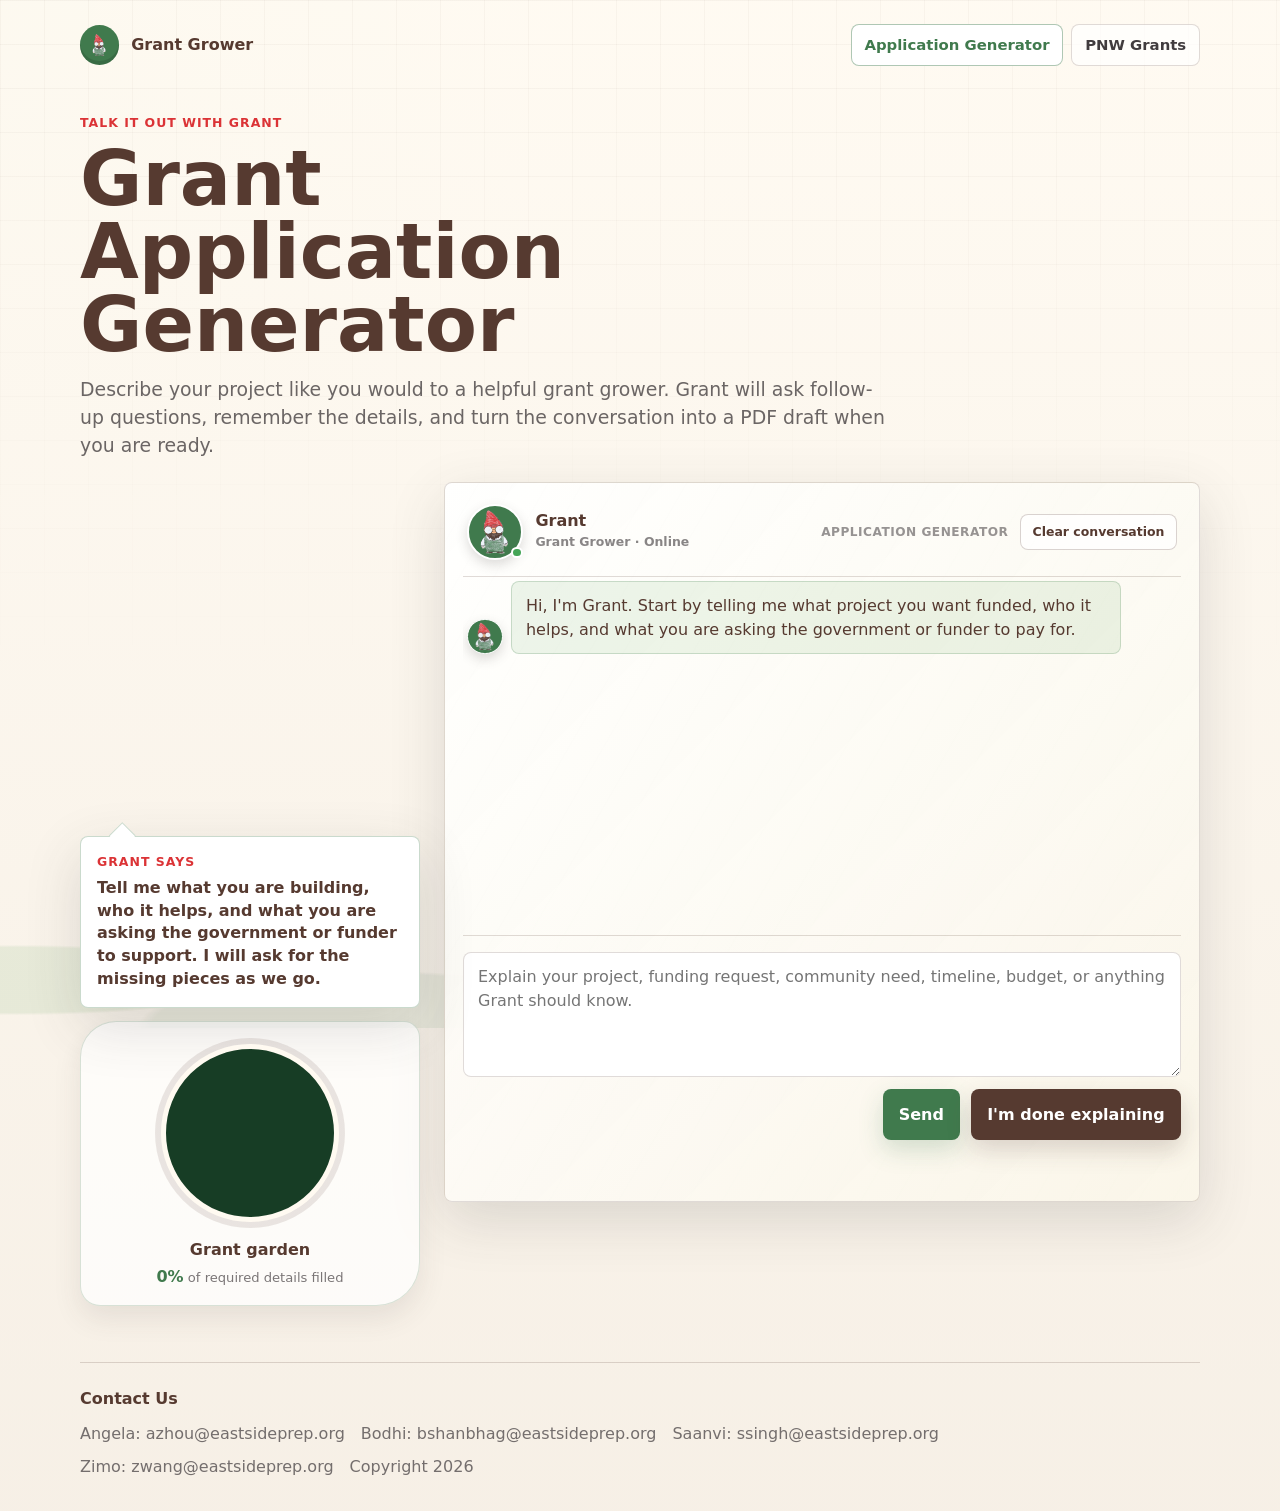
<file: index.html>
<!DOCTYPE html>
<html lang="en">
<head>
  <meta charset="UTF-8">
  <meta name="viewport" content="width=device-width, initial-scale=1.0">
  <title>Grant Grower</title>
  <link rel="icon" type="image/png" href="images/grant.png">
  <link rel="stylesheet" href="styles/index.css">
  <link rel="stylesheet" href="styles/style.css">
</head>
<body>
  <main class="site-shell">
    <header class="topbar">
      <a class="brand" href="index.html" aria-label="Grant Grower home">
        <span class="brand-mark"><img class="brand-icon" src="images/grant.png" alt=""></span>
        <span>Grant Grower</span>
      </a>
      <nav class="topnav" aria-label="Primary navigation">
        <a href="index.html" aria-current="page">Application Generator</a>
        <a href="Indigenous PNW Grants Database.html">PNW Grants</a>
      </nav>
    </header>

    <section class="page-header compact-header" aria-labelledby="page-title">
      <div>
        <p class="eyebrow">Talk it out with grant</p>
        <h1 id="page-title">Grant Application Generator</h1>
        <p class="lede">Describe your project like you would to a helpful grant grower. Grant will ask follow-up questions, remember the details, and turn the conversation into a PDF draft when you are ready.</p>
      </div>
    </section>

    <section class="chat-layout">
      <aside class="guide-stage" aria-label="Grant the gnome">
        <video class="guide-video" src="images/Gnome%20Waving.mp4" autoplay loop muted playsinline></video>
        <div class="speech-bubble">
          <p class="guide-name">Grant says</p>
          <p id="guideText">Tell me what you are building, who it helps, and what you are asking the government or funder to support. I will ask for the missing pieces as we go.</p>
        </div>
        <section class="progress-garden" aria-labelledby="progressTitle">
          <div class="progress-ring" id="progressRing" style="--progress: 0deg;" role="img" aria-label="0% of required grant details filled">
            <div class="progress-garden-inner">
              <video class="plant-video" src="images/Plant%20Growing.mp4" autoplay loop muted playsinline aria-label="A plant growing"></video>
            </div>
          </div>
          <div class="progress-copy">
            <h2 id="progressTitle">Grant garden</h2>
            <p><strong id="progressPercent">0%</strong> of required details filled</p>
          </div>
        </section>
      </aside>
      <section class="chat-panel panel" aria-label="Conversation with Grant">
        <header class="chat-header">
          <div class="chat-avatar chat-avatar-static" aria-hidden="true">
            <img src="images/grant.png" alt="">
            <span class="online-dot"></span>
          </div>
          <div class="chat-identity">
            <h2>Grant</h2>
            <p>Grant Grower <span aria-hidden="true">&middot;</span> Online</p>
          </div>
          <span class="chat-context">Application Generator</span>
          <button type="button" id="clearConversationBtn" class="clear-conversation-btn">Clear conversation</button>
        </header>

        <div id="chatMessages" class="chat-messages" aria-live="polite">
          <div id="thinkingIndicator" class="thinking-indicator" hidden aria-live="polite">
            <video src="images/Grant_Thinking.mp4" autoplay loop muted playsinline aria-hidden="true"></video>
            <span><strong>Grant</strong> is thinking<span class="thinking-dots" aria-hidden="true">...</span></span>
          </div>
        </div>

        <form id="chatForm" class="chat-composer">
          <label class="sr-only" for="chatInput">Message Grant</label>
          <textarea id="chatInput" rows="4" placeholder="Explain your project, funding request, community need, timeline, budget, or anything Grant should know."></textarea>
          <div class="chat-actions">
            <button type="submit" id="sendBtn">Send</button>
            <button type="button" id="doneBtn">I'm done explaining</button>
          </div>
        </form>

        <section id="missingPanel" class="missing-panel" hidden>
          <h2>Missing Required Details</h2>
          <p>Grant has enough project context to keep going, but these starred fields are still needed before the PDF can be generated.</p>
          <form id="missingForm" class="missing-form"></form>
          <button type="button" id="generateBtn">Generate PDF</button>
        </section>

        <p id="status" role="status" aria-live="polite"></p>
        <div id="warnings"></div>
      </section>
    </section>
  </main>

  <footer class="site-footer">
    <h2>Contact Us</h2>
    <div class="footer-grid">
      <p>Angela: azhou@eastsideprep.org</p>
      <p>Bodhi: bshanbhag@eastsideprep.org</p>
      <p>Saanvi: ssingh@eastsideprep.org</p>
      <p>Zimo: zwang@eastsideprep.org</p>
      <p>Copyright 2026</p>
    </div>
  </footer>

  <script src="scripts/index.js"></script>
</body>
</html>
</file>
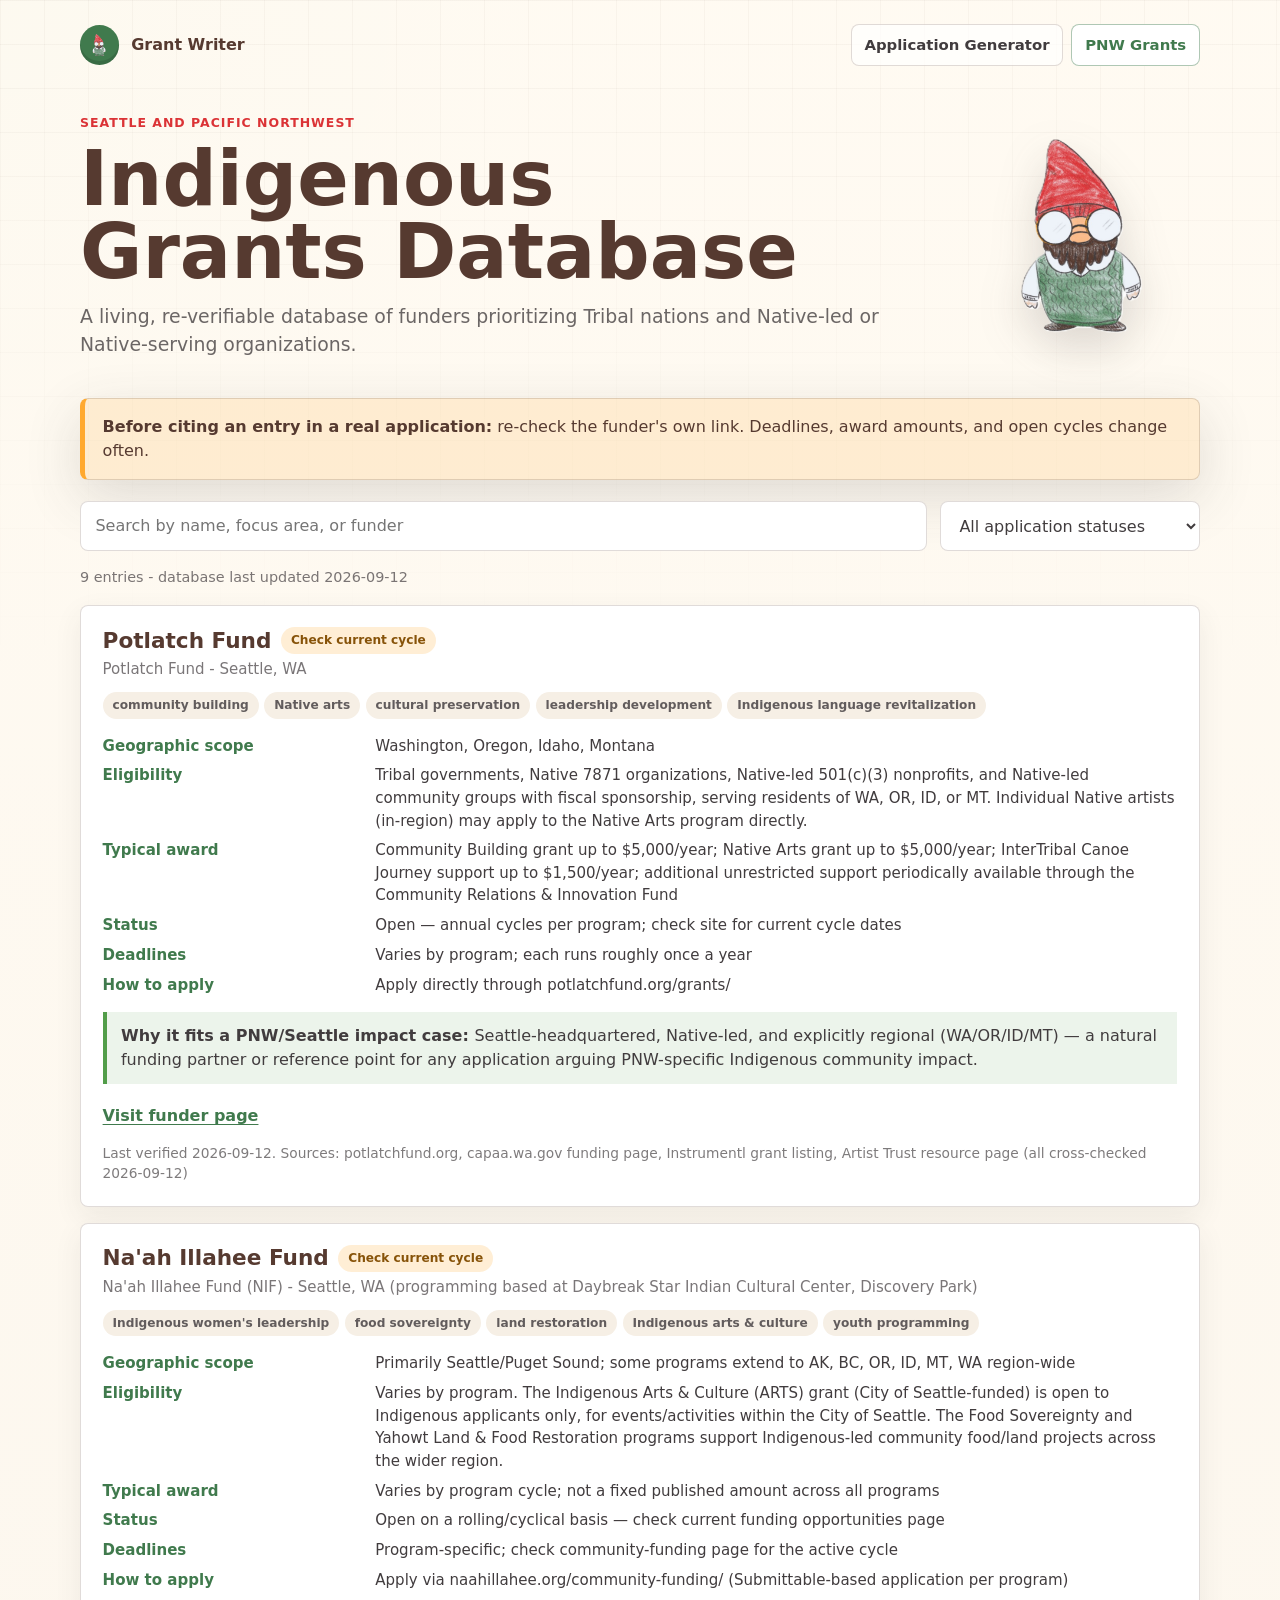
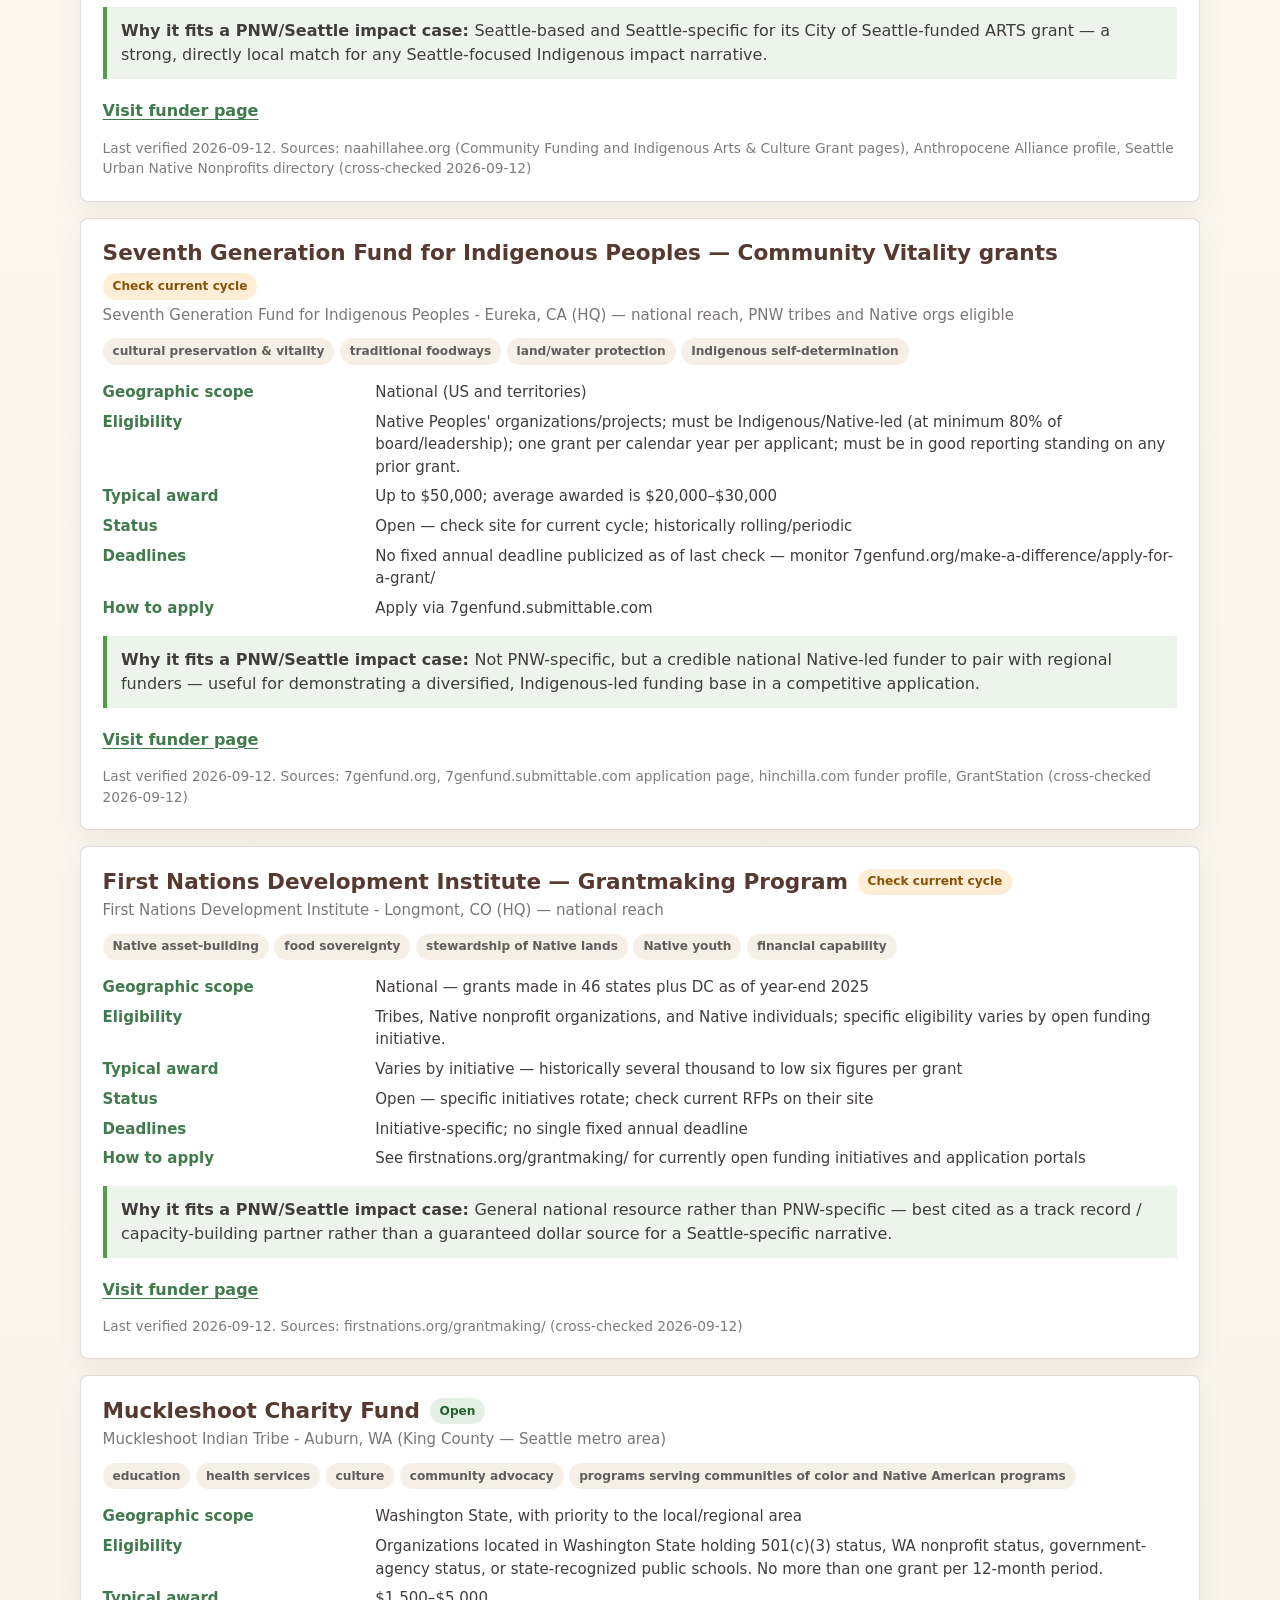
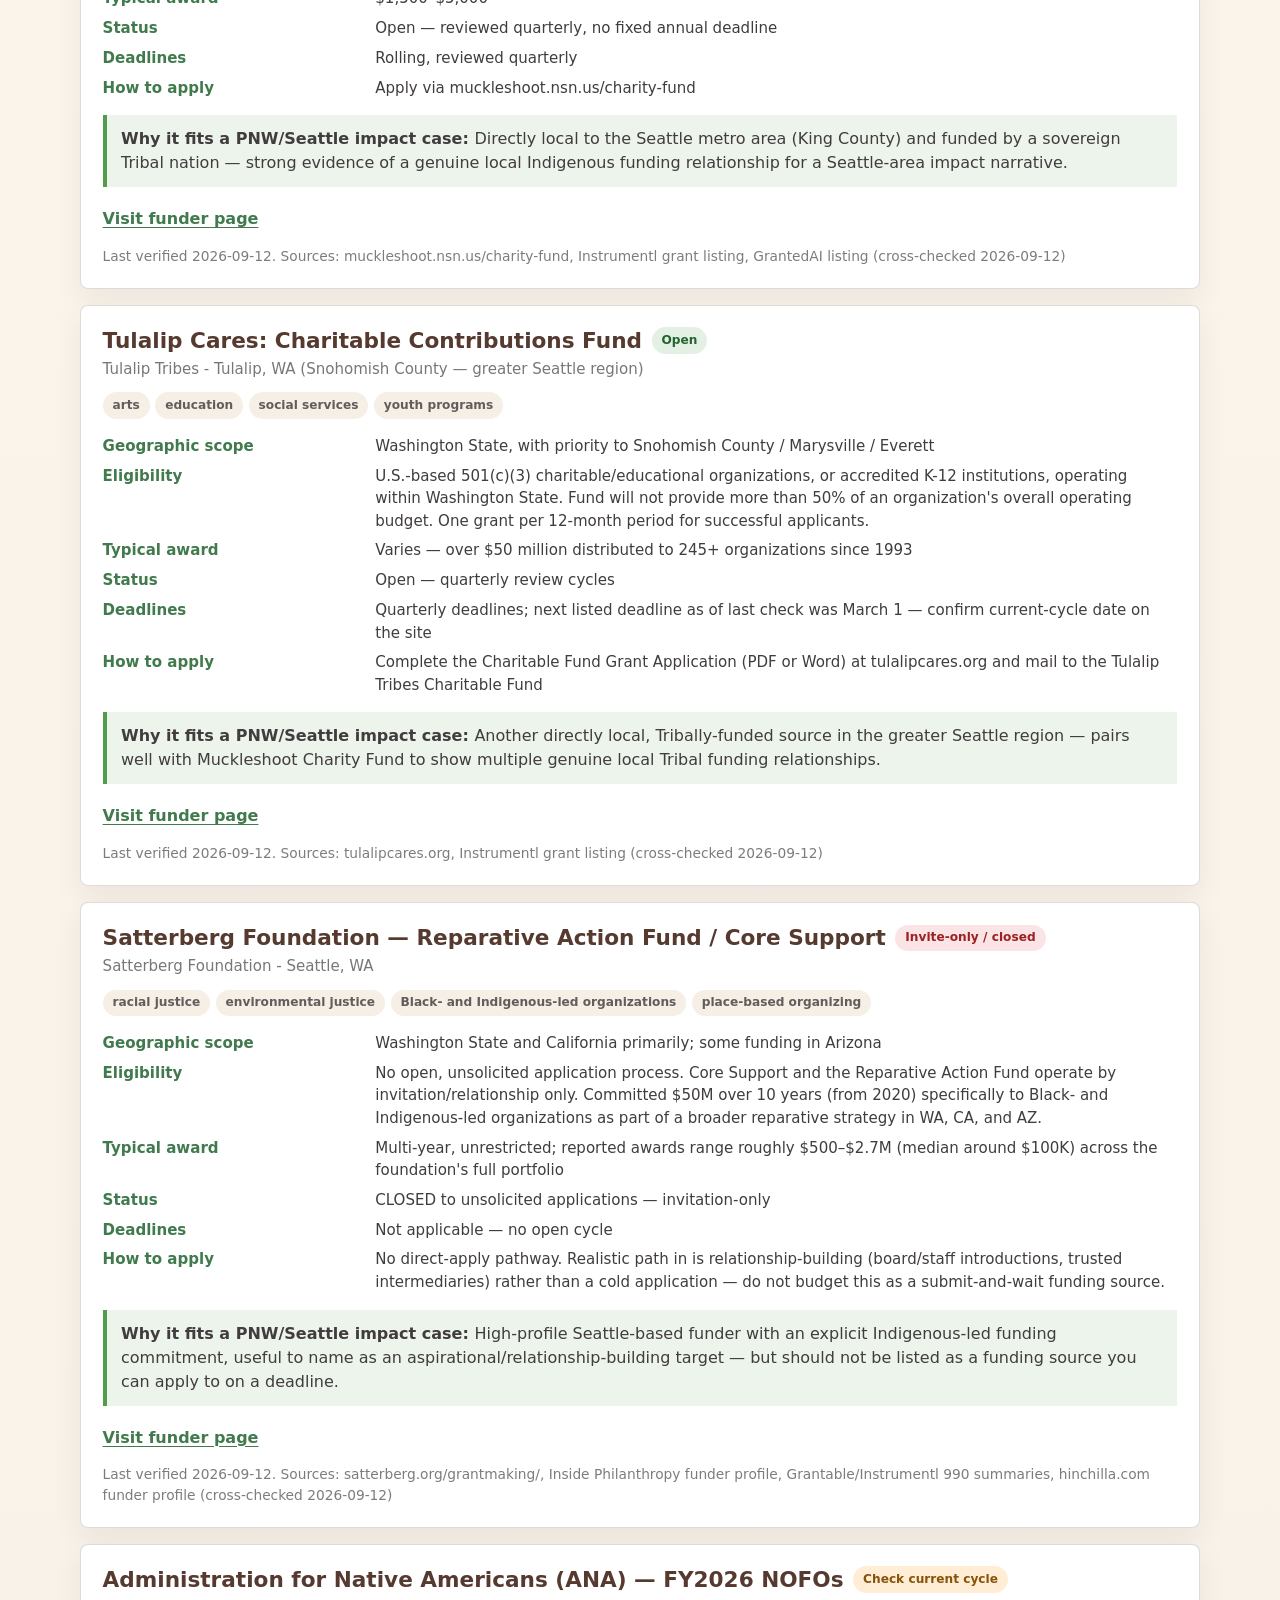
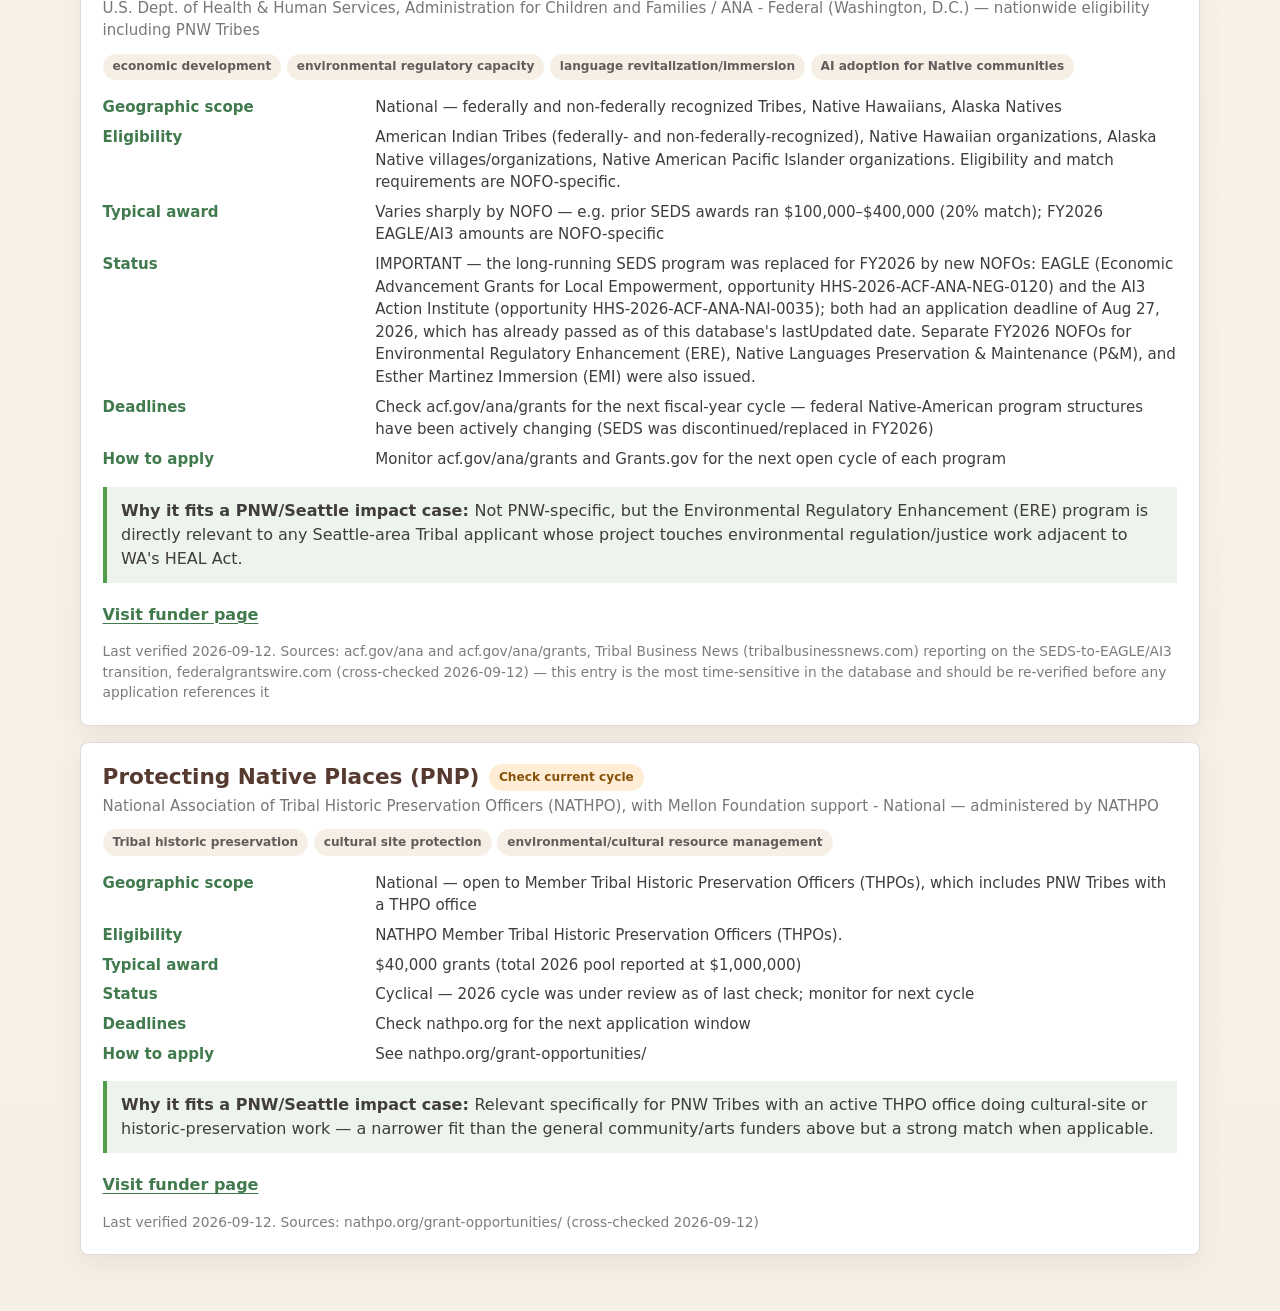
<file: Indigenous PNW Grants Database.html>
<!DOCTYPE html>
<html lang="en">
<head>
  <meta charset="UTF-8">
  <meta name="viewport" content="width=device-width, initial-scale=1.0">
  <title>Indigenous PNW Grants Database</title>
  <link rel="icon" type="image/png" href="images/grant.png">
  <link rel="stylesheet" href="styles/index.css">
</head>
<body class="database-page">
  <main class="site-shell">
    <header class="topbar">
      <a class="brand" href="index.html" aria-label="Grant Writer home">
        <span class="brand-mark"><img class="brand-icon" src="images/grant.png" alt=""></span>
        <span>Grant Writer</span>
      </a>
      <nav class="topnav" aria-label="Primary navigation">
        <a href="index.html">Application Generator</a>
        <a href="Indigenous PNW Grants Database.html" aria-current="page">PNW Grants</a>
      </nav>
    </header>

    <section class="page-header" aria-labelledby="page-title">
      <div>
        <p class="eyebrow">Seattle and Pacific Northwest</p>
        <h1 id="page-title">Indigenous Grants Database</h1>
        <p class="subtitle">A living, re-verifiable database of funders prioritizing Tribal nations and Native-led or Native-serving organizations.</p>
      </div>
      <div class="media-stack" aria-hidden="true">
        <img class="app-icon" src="images/grant.png" alt="">
      </div>
    </section>

    <section class="panel banner">
      <strong>Before citing an entry in a real application:</strong> re-check the funder's own link. Deadlines, award amounts, and open cycles change often.
    </section>

    <section class="controls" aria-label="Grant filters">
      <input type="search" id="search-box" placeholder="Search by name, focus area, or funder">
      <select id="status-filter">
        <option value="">All application statuses</option>
        <option value="open">Open</option>
        <option value="closed">Invitation-only / closed</option>
        <option value="check">Check current cycle</option>
      </select>
    </section>

    <p id="meta-line" aria-live="polite"></p>
    <div id="results"></div>
    <div id="empty-state" hidden>No entries match that search.</div>
    <div id="error-state" hidden></div>
  </main>

  <script>
    async function loadGrants() {
      const resultsEl = document.getElementById("results");
      const metaEl = document.getElementById("meta-line");
      const errorEl = document.getElementById("error-state");
      let data;

      try {
        data = await fetchJson(["indigenous-pnw-grants.json", "data/indigenous-pnw-grants.json"]);
      } catch (err) {
        errorEl.hidden = false;
        errorEl.textContent = "Could not load the grants database (" + err.message + "). Make sure indigenous-pnw-grants.json is deployed alongside this page.";
        return;
      }

      metaEl.textContent = data.grants.length + " entries - database last updated " + data._meta.lastUpdated;

      function statusBucket(statusText) {
        const s = statusText.toLowerCase();
        if (s.includes("closed") || s.includes("invitation-only")) return "closed";
        if (s.includes("check") || s.includes("important")) return "check";
        return "open";
      }

      function badgeLabel(bucket) {
        return bucket === "open" ? "Open" : bucket === "closed" ? "Invite-only / closed" : "Check current cycle";
      }

      function render(filterText, statusFilter) {
        const q = filterText.trim().toLowerCase();
        const filtered = data.grants.filter((grant) => {
          const bucket = statusBucket(grant.applicationStatus);
          if (statusFilter && bucket !== statusFilter) return false;
          if (!q) return true;
          const haystack = collectText(grant).toLowerCase();
          return haystack.includes(q);
        });

        resultsEl.innerHTML = "";
        document.getElementById("empty-state").hidden = filtered.length > 0;

        filtered.forEach((grant) => {
          const card = createGrantCard(grant, statusBucket(grant.applicationStatus), badgeLabel);
          highlightMatches(card, q);
          resultsEl.appendChild(card);
        });
      }

      function collectText(value) {
        if (value === null || value === undefined) return "";
        if (Array.isArray(value)) return value.map(collectText).join(" ");
        if (typeof value === "object") return Object.values(value).map(collectText).join(" ");
        return String(value);
      }

      function highlightMatches(root, query) {
        if (!query) return;
        const escaped = query.replace(/[.*+?^${}()|[\]\\]/g, "\\$&");
        const matcher = new RegExp(`(${escaped})`, "gi");
        const walker = document.createTreeWalker(root, NodeFilter.SHOW_TEXT);
        const textNodes = [];
        while (walker.nextNode()) textNodes.push(walker.currentNode);

        textNodes.forEach((textNode) => {
          if (!textNode.nodeValue.trim()) return;
          const parts = textNode.nodeValue.split(matcher);
          if (parts.length === 1) return;
          const fragment = document.createDocumentFragment();
          parts.forEach((part, index) => {
            if (index % 2 === 1) {
              const mark = document.createElement("mark");
              mark.className = "search-match";
              mark.textContent = part;
              fragment.appendChild(mark);
            } else {
              fragment.appendChild(document.createTextNode(part));
            }
          });
          textNode.parentNode.replaceChild(fragment, textNode);
        });
      }

      render("", "");

      document.getElementById("search-box").addEventListener("input", (event) => {
        render(event.target.value, document.getElementById("status-filter").value);
      });

      document.getElementById("status-filter").addEventListener("change", (event) => {
        render(document.getElementById("search-box").value, event.target.value);
      });
    }

    async function fetchJson(paths) {
      let lastError;
      for (const path of paths) {
        try {
          const response = await fetch(path);
          if (!response.ok) throw new Error("HTTP " + response.status);
          return await response.json();
        } catch (err) {
          lastError = err;
        }
      }
      throw lastError;
    }

    function createGrantCard(grant, bucket, badgeLabel) {
      const card = document.createElement("article");
      card.className = "grant-card";

      const title = document.createElement("h2");
      title.append(document.createTextNode(grant.name + " "));

      const badge = document.createElement("span");
      badge.className = "badge " + bucket;
      badge.textContent = badgeLabel(bucket);
      title.appendChild(badge);

      const funder = document.createElement("div");
      funder.className = "funder-line";
      funder.textContent = grant.funder + " - " + grant.based;

      const tags = document.createElement("div");
      tags.className = "tags";
      (grant.focusAreas || []).forEach((tag) => {
        const tagEl = document.createElement("span");
        tagEl.textContent = tag;
        tags.appendChild(tagEl);
      });

      const details = document.createElement("dl");
      [
        ["Geographic scope", grant.geographicScope],
        ["Eligibility", grant.eligibilitySummary],
        ["Typical award", grant.typicalAward],
        ["Status", grant.applicationStatus],
        ["Deadlines", grant.deadlineNotes],
        ["How to apply", grant.howToApply],
      ].forEach(([label, value]) => {
        const dt = document.createElement("dt");
        dt.textContent = label;
        const dd = document.createElement("dd");
        dd.textContent = value;
        details.append(dt, dd);
      });

      const fit = document.createElement("div");
      fit.className = "fit-note";
      const fitStrong = document.createElement("strong");
      fitStrong.textContent = "Why it fits a PNW/Seattle impact case: ";
      fit.append(fitStrong, document.createTextNode(grant.pnwImpactFit));

      const link = document.createElement("a");
      link.className = "grant-link";
      link.href = grant.url;
      link.target = "_blank";
      link.rel = "noopener";
      link.textContent = "Visit funder page";

      const verify = document.createElement("div");
      verify.className = "verify-note";
      verify.textContent = "Last verified " + grant.lastVerified + ". Sources: " + grant.sourceNotes;

      card.append(title, funder, tags, details, fit, link, verify);
      return card;
    }

    loadGrants();
  </script>
</body>
</html>
</file>
<file: styles/index.css>
:root {
  --primary-green: #529d49;
  --deep-green: #407a4d;
  --accent-red: #db3336;
  --ink: #413c3e;
  --earth: #563a30;
  --sun: #ffa92f;
  --peach: #fbba88;
  --paper: #fffaf1;
  --surface: #ffffff;
  --surface-soft: #f6efe5;
  --line: rgba(86, 58, 48, 0.18);
  --shadow: 0 18px 55px rgba(65, 60, 62, 0.16);
  --radius: 8px;
}

* {
  box-sizing: border-box;
}

html {
  min-height: 100%;
}

body {
  min-height: 100vh;
  margin: 0;
  background:
    linear-gradient(180deg, rgba(255, 250, 241, 0.94), rgba(246, 239, 229, 0.96)),
    radial-gradient(circle at top left, rgba(82, 157, 73, 0.18), transparent 34rem);
  color: var(--ink);
  font-family: Inter, ui-sans-serif, system-ui, -apple-system, BlinkMacSystemFont, "Segoe UI", sans-serif;
  font-size: 16px;
  line-height: 1.5;
}

body::before {
  content: "";
  position: fixed;
  inset: 0;
  z-index: -1;
  background-image:
    linear-gradient(rgba(86, 58, 48, 0.045) 1px, transparent 1px),
    linear-gradient(90deg, rgba(86, 58, 48, 0.035) 1px, transparent 1px);
  background-size: 44px 44px;
  mask-image: linear-gradient(to bottom, black, transparent 76%);
}

a {
  color: var(--deep-green);
  text-decoration-thickness: 0.08em;
  text-underline-offset: 0.18em;
}

a:hover {
  color: var(--accent-red);
}

button,
input,
select,
textarea {
  font: inherit;
}

button {
  min-height: 44px;
  border: 0;
  border-radius: var(--radius);
  padding: 0.75rem 1rem;
  background: var(--deep-green);
  color: #fff;
  font-weight: 800;
  cursor: pointer;
  box-shadow: 0 10px 24px rgba(64, 122, 77, 0.22);
  transition: transform 160ms ease, background-color 160ms ease, box-shadow 160ms ease;
}

button:hover {
  background: var(--primary-green);
  box-shadow: 0 14px 30px rgba(64, 122, 77, 0.28);
}

button:active {
  transform: translateY(1px);
}

button:focus-visible,
input:focus-visible,
select:focus-visible,
textarea:focus-visible,
a:focus-visible {
  outline: 3px solid rgba(255, 169, 47, 0.7);
  outline-offset: 3px;
}

[hidden] {
  display: none !important;
}

.site-shell {
  width: min(1120px, calc(100% - 32px));
  margin: 0 auto;
  padding: 24px 0 56px;
}

.topbar {
  display: flex;
  align-items: center;
  justify-content: space-between;
  gap: 1rem;
  margin-bottom: clamp(1.5rem, 4vw, 3rem);
}

.brand {
  display: inline-flex;
  align-items: center;
  gap: 0.75rem;
  color: var(--earth);
  font-weight: 900;
  letter-spacing: 0;
  text-decoration: none;
}

.brand-mark {
  display: grid;
  width: 2.45rem;
  height: 2.45rem;
  place-items: center;
  border-radius: 50%;
  background: var(--deep-green);
  color: #fff;
  box-shadow: inset 0 -4px 0 rgba(0, 0, 0, 0.12);
}

.brand-icon {
  display: block;
  width: 1.6rem;
  height: 1.6rem;
  object-fit: contain;
}

.topnav {
  display: flex;
  flex-wrap: wrap;
  justify-content: flex-end;
  gap: 0.5rem;
}

.topnav a {
  border: 1px solid var(--line);
  border-radius: var(--radius);
  padding: 0.55rem 0.8rem;
  background: rgba(255, 255, 255, 0.68);
  color: var(--ink);
  font-size: 0.93rem;
  font-weight: 750;
  text-decoration: none;
}

.topnav a:hover,
.topnav a[aria-current="page"] {
  border-color: rgba(64, 122, 77, 0.42);
  background: #fff;
  color: var(--deep-green);
}

.page-header {
  display: grid;
  grid-template-columns: minmax(0, 1fr) auto;
  gap: clamp(1.25rem, 4vw, 3rem);
  align-items: center;
  margin-bottom: clamp(1.5rem, 4vw, 2.5rem);
}

.eyebrow {
  margin: 0 0 0.65rem;
  color: var(--accent-red);
  font-size: 0.78rem;
  font-weight: 900;
  letter-spacing: 0.08em;
  text-transform: uppercase;
}

h1,
h2,
h3,
p {
  margin-top: 0;
}

h1 {
  max-width: 13ch;
  margin-bottom: 0.8rem;
  color: var(--earth);
  font-size: clamp(2.2rem, 6vw, 4.75rem);
  line-height: 0.96;
  letter-spacing: 0;
}

.lede,
.subtitle {
  max-width: 68ch;
  margin-bottom: 0;
  color: rgba(65, 60, 62, 0.78);
  font-size: clamp(1rem, 2vw, 1.18rem);
}

.media-stack {
  position: relative;
  display: grid;
  min-width: min(100%, 240px);
  place-items: center;
}

.gnome-container {
  display: flex;
  align-items: center;
  justify-content: center;
}

.gnome-img {
  width: clamp(130px, 20vw, 220px);
  height: auto;
  filter: drop-shadow(0 18px 22px rgba(65, 60, 62, 0.18));
}

.app-icon {
  display: block;
  width: clamp(150px, 20vw, 230px);
  height: auto;
  filter: drop-shadow(0 18px 22px rgba(65, 60, 62, 0.18));
}

.gnome-media {
  width: min(100%, 320px);
  height: auto;
  display: block;
  border-radius: var(--radius);
}

.mini-card {
  width: min(100%, 260px);
  border: 1px solid var(--line);
  border-radius: var(--radius);
  padding: 0.8rem;
  background: rgba(255, 255, 255, 0.82);
  box-shadow: var(--shadow);
}

.mini-card img {
  display: block;
  width: 100%;
  height: auto;
}

.panel {
  border: 1px solid var(--line);
  border-radius: var(--radius);
  background: rgba(255, 255, 255, 0.84);
  box-shadow: var(--shadow);
}

.site-footer {
  width: min(1120px, calc(100% - 32px));
  margin: 0 auto;
  border-top: 1px solid var(--line);
  padding: 24px 0 32px;
  color: rgba(65, 60, 62, 0.72);
}

.site-footer h2 {
  margin-bottom: 0.7rem;
  color: var(--earth);
  font-size: 1rem;
}

.footer-grid {
  display: flex;
  flex-wrap: wrap;
  gap: 0.55rem 1rem;
}

.footer-grid p {
  margin: 0;
}

.database-page h1 {
  max-width: 14ch;
}

.banner {
  border-left: 5px solid var(--sun);
  padding: 1rem 1.1rem;
  background: rgba(255, 169, 47, 0.16);
  color: var(--earth);
}

.controls {
  display: flex;
  flex-wrap: wrap;
  gap: 0.8rem;
  align-items: stretch;
  margin: 1.3rem 0 1rem;
}

.controls input[type="search"],
.controls select {
  min-height: 46px;
  border: 1px solid var(--line);
  border-radius: var(--radius);
  background: #fff;
  color: var(--ink);
}

.controls input[type="search"] {
  flex: 1 1 280px;
  min-width: 0;
  padding: 0.75rem 0.9rem;
}

.controls select {
  flex: 0 1 260px;
  padding: 0.75rem 2.3rem 0.75rem 0.9rem;
}

#meta-line {
  margin: 0 0 1rem;
  color: rgba(65, 60, 62, 0.7);
  font-size: 0.9rem;
}

.search-match {
  border-radius: 3px;
  padding: 0 0.12em;
  background: rgba(255, 169, 47, 0.72);
  color: var(--earth);
}

#results {
  display: grid;
  gap: 1rem;
}

.grant-card {
  border: 1px solid var(--line);
  border-radius: var(--radius);
  padding: clamp(1rem, 3vw, 1.35rem);
  background: #fff;
  box-shadow: 0 10px 28px rgba(65, 60, 62, 0.08);
}

.grant-card h2 {
  display: flex;
  flex-wrap: wrap;
  gap: 0.45rem 0.6rem;
  align-items: center;
  margin-bottom: 0.25rem;
  color: var(--earth);
  font-size: clamp(1.1rem, 2vw, 1.35rem);
  line-height: 1.2;
}

.funder-line {
  margin-bottom: 0.75rem;
  color: rgba(65, 60, 62, 0.7);
  font-size: 0.94rem;
}

.badge,
.tags span {
  display: inline-flex;
  align-items: center;
  min-height: 1.65rem;
  border-radius: 999px;
  padding: 0.2rem 0.62rem;
  font-size: 0.76rem;
  font-weight: 850;
  line-height: 1.1;
}

.badge.open {
  background: rgba(82, 157, 73, 0.15);
  color: #23632f;
}

.badge.closed {
  background: rgba(219, 51, 54, 0.13);
  color: #9d2023;
}

.badge.check {
  background: rgba(255, 169, 47, 0.2);
  color: #875309;
}

.tags {
  display: flex;
  flex-wrap: wrap;
  gap: 0.35rem;
  margin-bottom: 1rem;
}

.tags span {
  background: var(--surface-soft);
  color: rgba(65, 60, 62, 0.82);
}

.grant-card dl {
  display: grid;
  grid-template-columns: minmax(140px, 0.32fr) minmax(0, 1fr);
  gap: 0.45rem 1rem;
  margin: 0;
  font-size: 0.94rem;
}

.grant-card dt {
  color: var(--deep-green);
  font-weight: 850;
}

.grant-card dd {
  min-width: 0;
  margin: 0;
}

.fit-note {
  margin-top: 1rem;
  border-left: 4px solid var(--primary-green);
  padding: 0.75rem 0.9rem;
  background: rgba(82, 157, 73, 0.11);
}

.grant-link {
  display: inline-flex;
  align-items: center;
  min-height: 40px;
  margin-top: 0.75rem;
  font-weight: 850;
}

.verify-note,
#empty-state,
#error-state {
  color: rgba(65, 60, 62, 0.68);
  font-size: 0.86rem;
}

.verify-note {
  margin-top: 0.4rem;
}

#empty-state,
#error-state {
  padding: 1rem 0;
}

#error-state {
  color: #9d2023;
}

@media (max-width: 760px) {
  .site-shell {
    width: min(100% - 24px, 1120px);
    padding-top: 14px;
  }

  .topbar,
  .page-header {
    grid-template-columns: 1fr;
  }

  .topbar {
    align-items: flex-start;
  }

  .topnav {
    width: 100%;
    justify-content: flex-start;
  }

  .topnav a {
    flex: 1 1 145px;
    text-align: center;
  }

  .page-header {
    display: flex;
    flex-direction: column;
    align-items: flex-start;
  }

  h1 {
    max-width: 11ch;
  }

  .media-stack {
    width: 100%;
    justify-items: start;
  }

  .grant-card dl {
    grid-template-columns: 1fr;
    gap: 0.1rem;
  }

  .grant-card dd {
    margin-bottom: 0.45rem;
  }

  .controls select {
    flex: 1 1 100%;
    width: 100%;
  }
}
</file>
<file: styles/style.css>
:root {
  /* Grant image controls: adjust these values to resize each image. */
  --grant-header-pfp-size: 3.5rem;
  --grant-message-pfp-size: 2.2rem;
  --grant-thinking-video-size: 4rem;
  --grant-image-ratio: 1 / 1;
  --grant-image-fit: contain;
}

.compact-header {
  grid-template-columns: 1fr;
  margin-bottom: 1.4rem;
}

.compact-header h1 {
  max-width: 14ch;
}

.chat-layout {
  display: grid;
  grid-template-columns: minmax(240px, 340px) minmax(0, 1fr);
  gap: clamp(1rem, 3vw, 1.5rem);
  align-items: start;
}

.guide-stage {
  position: sticky;
  top: 1rem;
  display: grid;
  gap: 0.85rem;
}

.guide-video {
  display: block;
  width: 100%;
  aspect-ratio: 1 / 1;
  object-fit: contain;
  border-radius: var(--radius);
  filter: drop-shadow(0 18px 26px rgba(65, 60, 62, 0.22));
}

.progress-garden {
  display: grid;
  justify-items: center;
  gap: 0.65rem;
  border: 1px solid rgba(64, 122, 77, 0.2);
  border-radius: 2.25rem 1rem 2.75rem 1.25rem;
  padding: 1rem;
  background: rgba(255, 255, 255, 0.72);
  box-shadow: 0 12px 28px rgba(65, 60, 62, 0.1);
}

.progress-ring {
  display: grid;
  width: clamp(150px, 18vw, 190px);
  aspect-ratio: 1;
  place-items: center;
  border-radius: 50%;
  background: conic-gradient(var(--primary-green) var(--progress), rgba(86, 58, 48, 0.12) var(--progress));
  transform: rotate(-90deg);
}

.progress-garden-inner {
  display: grid;
  width: calc(100% - 12px);
  height: calc(100% - 12px);
  place-items: center;
  overflow: hidden;
  border: 5px solid var(--paper);
  border-radius: 50%;
  background: #173d25;
  transform: rotate(90deg);
}

.plant-video {
  width: 100%;
  height: 100%;
  object-fit: cover;
}

.progress-copy {
  text-align: center;
}

.progress-copy h2 {
  margin-bottom: 0.15rem;
  color: var(--earth);
  font-size: 1rem;
}

.progress-copy p {
  margin: 0;
  color: rgba(65, 60, 62, 0.7);
  font-size: 0.82rem;
}

.progress-copy strong {
  color: var(--deep-green);
  font-size: 1rem;
}

.speech-bubble {
  position: relative;
  border: 1px solid rgba(64, 122, 77, 0.28);
  border-radius: var(--radius);
  padding: 1rem;
  background: #fff;
  box-shadow: var(--shadow);
}

.speech-bubble::before {
  content: "";
  position: absolute;
  top: -0.65rem;
  left: 2rem;
  width: 1.1rem;
  height: 1.1rem;
  border-top: 1px solid rgba(64, 122, 77, 0.28);
  border-left: 1px solid rgba(64, 122, 77, 0.28);
  background: #fff;
  transform: rotate(45deg);
}

.guide-name {
  margin-bottom: 0.35rem;
  color: var(--accent-red);
  font-size: 0.78rem;
  font-weight: 900;
  letter-spacing: 0.08em;
  text-transform: uppercase;
}

#guideText {
  margin: 0;
  color: var(--earth);
  font-weight: 800;
  line-height: 1.42;
}

.chat-panel {
  display: grid;
  min-height: min(720px, calc(100vh - 160px));
  padding: clamp(0.85rem, 2vw, 1.15rem);
  overflow: hidden;
  background:
    linear-gradient(135deg, rgba(255, 255, 255, 0.94), rgba(250, 246, 233, 0.9)),
    repeating-linear-gradient(120deg, transparent 0 28px, rgba(82, 157, 73, 0.045) 29px 30px);
}

.chat-header {
  display: flex;
  align-items: center;
  gap: 0.75rem;
  min-height: 3.8rem;
  border-bottom: 1px solid var(--line);
  padding: 0 0.25rem 0.85rem;
}

.chat-avatar {
  position: relative;
  display: grid;
  flex: 0 0 auto;
  width: var(--grant-header-pfp-size);
  height: var(--grant-header-pfp-size);
  aspect-ratio: var(--grant-image-ratio);
  place-items: center;
  overflow: visible;
  border: 2px solid #fff;
  border-radius: 50%;
  background: var(--deep-green);
  box-shadow: 0 5px 12px rgba(65, 60, 62, 0.18);
}

.chat-avatar img {
  width: 100%;
  height: 100%;
  border-radius: inherit;
  object-fit: var(--grant-image-fit);
}

.online-dot {
  position: absolute;
  right: -0.08rem;
  bottom: -0.02rem;
  width: 0.72rem;
  height: 0.72rem;
  border: 2px solid #fff;
  border-radius: 50%;
  background: #45a557;
}

.chat-identity h2 {
  margin: 0;
  color: var(--earth);
  font-size: 1rem;
  line-height: 1.1;
}

.chat-identity p {
  margin: 0.2rem 0 0;
  color: rgba(65, 60, 62, 0.62);
  font-size: 0.78rem;
  font-weight: 700;
}

.chat-context {
  margin-left: auto;
  color: rgba(65, 60, 62, 0.55);
  font-size: 0.76rem;
  font-weight: 800;
  letter-spacing: 0.04em;
  text-transform: uppercase;
}

.clear-conversation-btn {
  min-height: 36px;
  border: 1px solid rgba(86, 58, 48, 0.22);
  padding: 0.5rem 0.7rem;
  background: rgba(255, 255, 255, 0.75);
  color: var(--earth);
  font-size: 0.78rem;
  box-shadow: none;
}

.clear-conversation-btn:hover {
  border-color: rgba(219, 51, 54, 0.4);
  background: rgba(219, 51, 54, 0.08);
  color: var(--accent-red);
  box-shadow: none;
}

.chat-messages {
  display: flex;
  max-height: 54vh;
  min-height: 22rem;
  flex-direction: column;
  gap: 0.75rem;
  overflow-y: auto;
  padding: 0.25rem 0.25rem 1rem;
}

.chat-message {
  width: fit-content;
  max-width: min(78ch, 86%);
  border-radius: var(--radius);
  padding: 0.75rem 0.9rem;
  line-height: 1.45;
  white-space: pre-wrap;
}

.chat-message-row {
  display: flex;
  align-items: flex-end;
  gap: 0.5rem;
}

.chat-message-row.user {
  justify-content: flex-end;
}

.message-avatar {
  width: var(--grant-message-pfp-size);
  height: var(--grant-message-pfp-size);
  aspect-ratio: var(--grant-image-ratio);
  border-width: 1px;
}

.chat-message.assistant {
  align-self: flex-start;
  border: 1px solid rgba(64, 122, 77, 0.22);
  background: rgba(82, 157, 73, 0.1);
  color: var(--earth);
}

.chat-message.user {
  align-self: flex-end;
  background: var(--deep-green);
  color: #fff;
}

.thinking-indicator {
  display: flex;
  align-items: center;
  gap: 0.55rem;
  width: fit-content;
  margin-left: 2.35rem;
  color: var(--earth);
  font-size: 0.9rem;
  font-weight: 750;
}

.thinking-indicator video {
  width: var(--grant-thinking-video-size);
  height: var(--grant-thinking-video-size);
  aspect-ratio: var(--grant-image-ratio);
  border-radius: 50%;
  object-fit: var(--grant-image-fit);
  background: rgba(82, 157, 73, 0.12);
}

.thinking-dots {
  display: inline-block;
  width: 1.3rem;
  overflow: hidden;
  animation: thinkingDots 1.2s steps(4, end) infinite;
}

@keyframes thinkingDots {
  0%, 20% { width: 0; }
  50% { width: 0.65rem; }
  80%, 100% { width: 1.3rem; }
}

body::after {
  content: "";
  position: fixed;
  inset: auto -8vw -8rem;
  z-index: -1;
  height: 15rem;
  opacity: 0.28;
  background:
    radial-gradient(ellipse at 10% 80%, rgba(82, 157, 73, 0.38) 0 12%, transparent 13%),
    radial-gradient(ellipse at 34% 100%, rgba(64, 122, 77, 0.3) 0 16%, transparent 17%),
    radial-gradient(ellipse at 73% 86%, rgba(255, 169, 47, 0.24) 0 10%, transparent 11%);
  transform: translateX(-2%);
  animation: gardenSway 9s ease-in-out infinite alternate;
  pointer-events: none;
}

@keyframes gardenSway {
  from { transform: translateX(-2%) rotate(-0.4deg); }
  to { transform: translateX(2%) rotate(0.4deg); }
}

.chat-composer {
  display: grid;
  gap: 0.75rem;
  border-top: 1px solid var(--line);
  padding-top: 1rem;
}

.chat-composer textarea,
.missing-form textarea,
.missing-form input {
  width: 100%;
  min-width: 0;
  border: 1px solid var(--line);
  border-radius: var(--radius);
  padding: 0.78rem 0.85rem;
  background: #fff;
  color: var(--ink);
  resize: vertical;
  transition: border-color 160ms ease, box-shadow 160ms ease;
}

.chat-composer textarea:focus-visible,
.missing-form textarea:focus-visible,
.missing-form input:focus-visible {
  border-color: var(--deep-green);
  box-shadow: 0 0 0 4px rgba(82, 157, 73, 0.14);
}

.chat-actions {
  display: flex;
  flex-wrap: wrap;
  gap: 0.7rem;
  justify-content: flex-end;
}

.chat-actions button {
  flex: 0 1 auto;
}

#doneBtn {
  background: var(--earth);
  box-shadow: 0 10px 24px rgba(86, 58, 48, 0.2);
}

#doneBtn:hover {
  background: #6c493c;
}

button:disabled,
textarea:disabled {
  cursor: wait;
  opacity: 0.68;
}

.missing-panel {
  margin-top: 1rem;
  border-top: 1px solid var(--line);
  padding-top: 1rem;
}

.missing-panel h2 {
  margin-bottom: 0.35rem;
  color: var(--earth);
  font-size: clamp(1.25rem, 3vw, 1.55rem);
}

.missing-panel p {
  color: rgba(65, 60, 62, 0.72);
}

.missing-form {
  display: grid;
  grid-template-columns: repeat(2, minmax(0, 1fr));
  gap: 1rem;
  margin: 1rem 0;
}

.field {
  display: flex;
  min-width: 0;
  flex-direction: column;
  gap: 0.42rem;
  color: rgba(65, 60, 62, 0.84);
  font-size: 0.94rem;
  font-weight: 800;
}

.missing-field-wide,
.complete-note {
  grid-column: 1 / -1;
}

.required-mark {
  color: var(--accent-red);
  font-weight: 900;
}

#generateBtn {
  width: min(100%, 240px);
  background: var(--accent-red);
  box-shadow: 0 10px 24px rgba(219, 51, 54, 0.2);
}

#generateBtn:hover {
  background: #bd2528;
}

#status {
  margin: 1rem 0 0;
  color: var(--earth);
  font-weight: 800;
}

#warnings {
  margin-top: 1rem;
  border-radius: var(--radius);
}

#warnings:not(:empty) {
  border: 1px solid rgba(219, 51, 54, 0.2);
  padding: 1rem;
  background: rgba(219, 51, 54, 0.07);
}

#warnings h2 {
  margin-bottom: 0.5rem;
  color: var(--accent-red);
  font-size: 1.1rem;
}

#warnings ul {
  margin: 0.35rem 0 0;
  padding-left: 1.2rem;
}

.sr-only {
  position: absolute;
  width: 1px;
  height: 1px;
  overflow: hidden;
  clip: rect(0, 0, 0, 0);
  white-space: nowrap;
}

@media (max-width: 880px) {
  .chat-layout {
    grid-template-columns: 1fr;
  }

  .guide-stage {
    position: static;
    grid-template-columns: 1fr;
  }

  .speech-bubble::before {
    top: -0.65rem;
    left: 2rem;
    border-top: 1px solid rgba(64, 122, 77, 0.28);
    border-bottom: 0;
    border-left: 1px solid rgba(64, 122, 77, 0.28);
  }

  .chat-panel {
    min-height: auto;
  }
}

@media (max-width: 640px) {
  .guide-stage,
  .missing-form {
    grid-template-columns: 1fr;
  }

  .chat-context {
    display: none;
  }

  .guide-video {
    width: min(70vw, 220px);
    justify-self: center;
  }

  .speech-bubble::before {
    top: -0.65rem;
    left: 2rem;
    border-top: 1px solid rgba(64, 122, 77, 0.28);
    border-bottom: 0;
  }

  .chat-messages {
    max-height: none;
    min-height: 18rem;
  }

  .chat-actions button,
  #generateBtn {
    width: 100%;
    flex-basis: 100%;
  }
}
</file>
